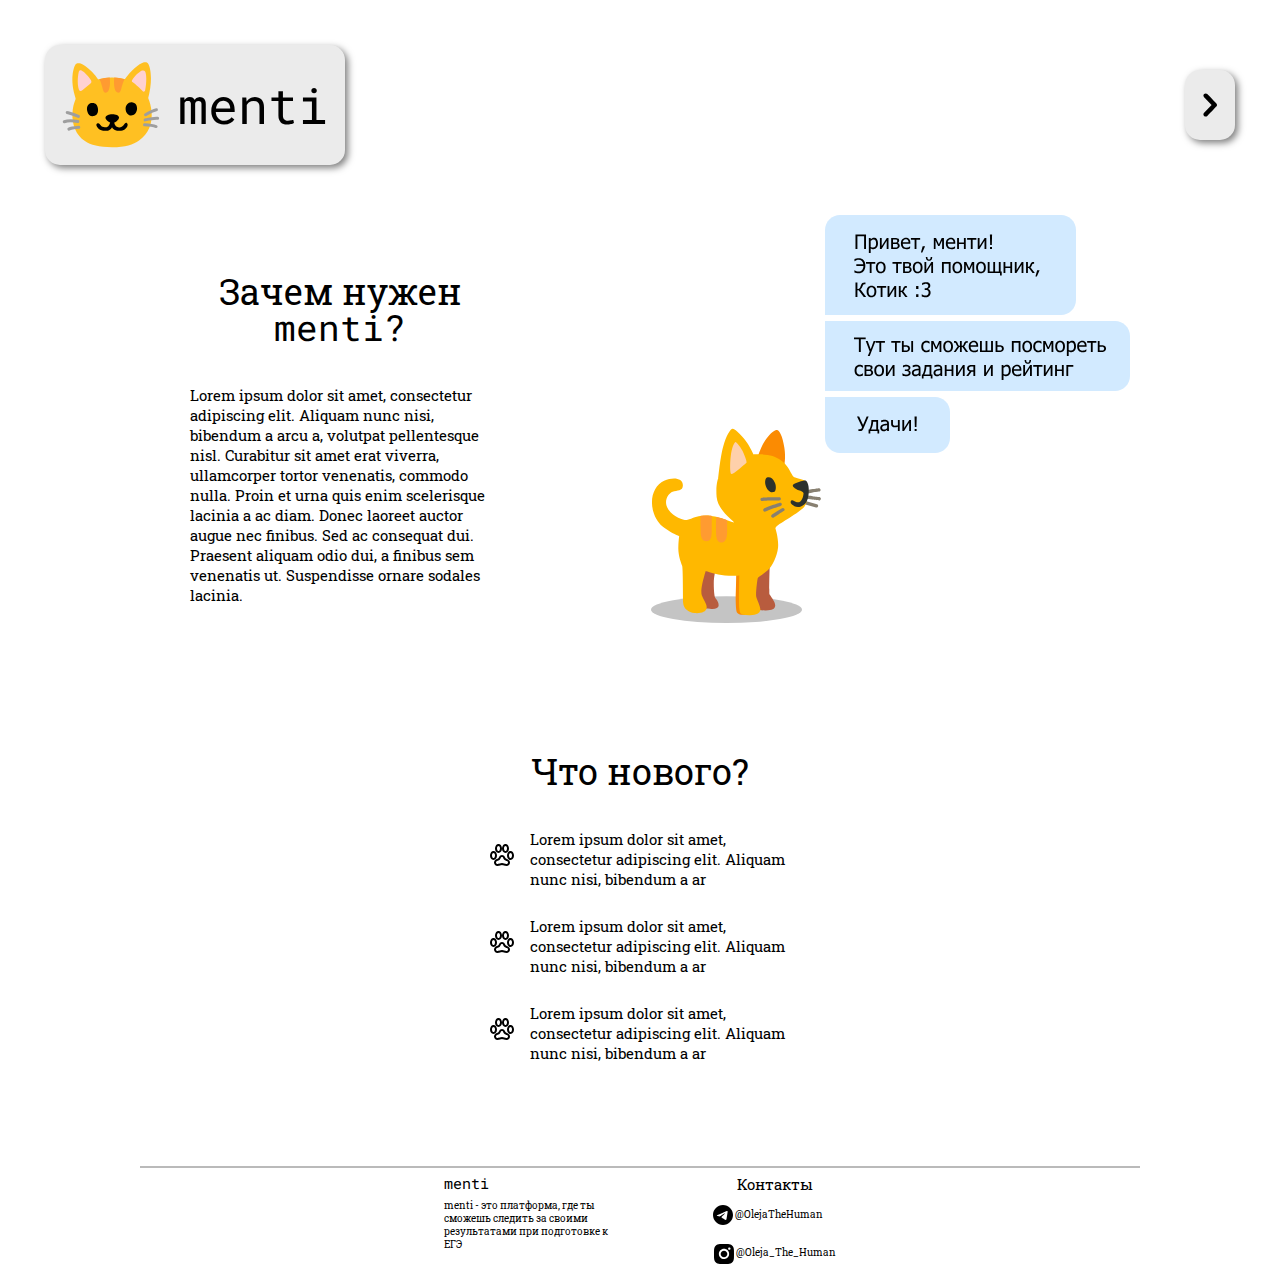
<file: Menti_site_html/index.html>
<!DOCTYPE html>
<html lang="en">
<head>
    <meta name="viewport" content="width=device-width, initial-scale=1.0">
    <meta charset="UTF-8">
    <title>menti</title>
    <link href="styles/main.css" rel="stylesheet">
    <link href="styles/header.css" rel="stylesheet">
    <link href="styles/body.css" rel="stylesheet">
    <link href="styles/footer.css" rel="stylesheet">
    <link rel="preconnect" href="https://fonts.googleapis.com">
    <link rel="preconnect" href="https://fonts.gstatic.com" crossorigin>
    <link href="https://fonts.googleapis.com/css2?family=Roboto+Mono&family=Roboto+Slab:wght@400&display=swap" rel="stylesheet">
</head>
<body>

    <header>
        <div class="header__logo">
            <img src="images/header/cat.svg" alt="cat">
            <p class="header__menti">
                menti
            </p>
        </div>
        <nav class="header__menu">
            <img src="./images/header/arrow.svg" alt="arrow" class="arrow">
        </nav>
    </header>

    <div class="body">
        <div class="body__block__1">
                <span>
                    Зачем нужен <br>
                    <span>menti?</span>
                </span>
                <p class="body__about__text">
                    Lorem ipsum dolor sit amet, consectetur adipiscing elit. Aliquam nunc nisi, bibendum a arcu a,  volutpat pellentesque nisl. Curabitur sit amet erat viverra, ullamcorper tortor venenatis, commodo nulla. Proin et urna quis enim scelerisque lacinia a ac diam. Donec laoreet auctor augue nec finibus. Sed ac consequat dui. Praesent aliquam odio dui, a finibus sem venenatis ut. Suspendisse ornare sodales lacinia.
                </p>
        </div>
                <img class="body__block__2" src="images/body/cat_and_messages.svg" alt="cat">
        <div class="body__block__3">
                <p>
                    Что нового?
                </p>
                <ul>
                    <li>
                        Lorem ipsum dolor sit amet, consectetur adipiscing elit. Aliquam nunc nisi, bibendum a ar
                    </li>
                    <li>
                        Lorem ipsum dolor sit amet, consectetur adipiscing elit. Aliquam nunc nisi, bibendum a ar
                    </li>
                    <li>
                        Lorem ipsum dolor sit amet, consectetur adipiscing elit. Aliquam nunc nisi, bibendum a ar
                    </li>
                </ul>
        </div>
    </div>

    <footer>
        <hr>
        <div class="footer__items">
            <div class="footer__about">
                <span>menti</span>
                menti - это платформа, где ты сможешь
                следить за своими результатами при подготовке к ЕГЭ
            </div>
            <div class="footer__contacts">
                <span>Контакты</span>
                <p><img src="./images/footer/telegram.svg" alt="TG"> <span>@OlejaTheHuman</span></p>
                <p><img src="./images/footer/instagram.svg" alt="INST"> <span>@Oleja_The_Human</span></p>

            </div>
        </div>
    </footer>
</body>
</html>
</file>
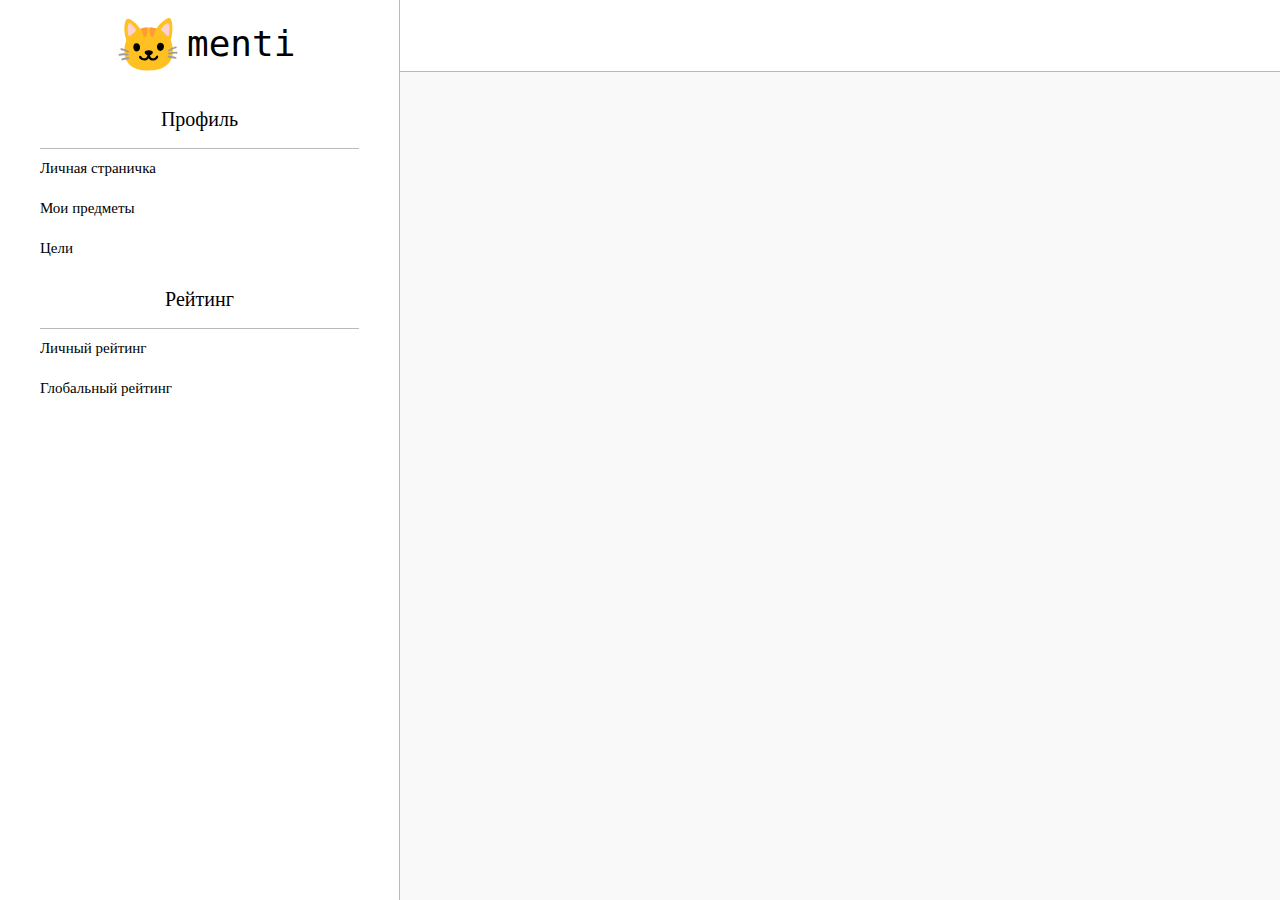
<file: Menti_site_html/Profile.html>
<!DOCTYPE html>
<html lang="en">
<head>
    <meta charset="UTF-8">
    <title>Профиль</title>
    <link href="styles/profile.css" rel="stylesheet">

</head>
    <body>
      <div class="wrapper">
        <div class="profile__header">
        </div>
        <div class="profile__menu">
            <div class="profile__logo">
                <img src="./images/header/cat.svg" alt="cat">
                <p class="header__menti">
                    menti
                </p>
            </div>
            <div class="profile__tabs">
                <p>Профиль</p>
                <button>Личная страничка</button>
                <button>Мои предметы</button>
                <button>Цели</button>
                <p>Рейтинг</p>
                <button>Личный рейтинг</button>
                <button>Глобальный рейтинг</button>
            </div>
        </div>
        <div class="profile__main"></div>
      </div>
    </body>
</html>
</file>
<file: Menti_site_html/styles/main.css>
/*Обнуление*/
*{
    padding: 0;
    margin: 0;
    border: 0;
}
*,*:before,*:after{
    -moz-box-sizing: border-box;
    -webkit-box-sizing: border-box;
    box-sizing: border-box;
}
:focus,:active{outline: none;}
a:focus,a:active{outline: none;}

nav,footer,header,aside{display: block;}

html,body{
    height: 100%;
    width: 100%;
    font-size: 100%;
    line-height: 1;
    font-size: 14px;
    -ms-text-size-adjust: 100%;
    -moz-text-size-adjust: 100%;
    -webkit-text-size-adjust: 100%;
}
input,button,textarea{font-family:inherit;}

input::-ms-clear{display: none;}
button{cursor: pointer;}
button::-moz-focus-inner {padding:0;border:0;}
a, a:visited{text-decoration: none;}
a:hover{text-decoration: none;}
ul li{list-style: none;}
img{vertical-align: top;}

h1,h2,h3,h4,h5,h6{font-size:inherit;font-weight: 400;}
/*--------------------*/

/* main styles*/

body{
    padding: 5vh 5vh 0 5vh;
    display: flex;
    flex-direction: column;
}

header{
    width: 100%;
}

footer{
    width: 100%;
    min-height: 114px;
}
</file>
<file: Menti_site_html/styles/header.css>
header{
    display: flex;
    flex-direction: row;
    align-items: center;
    justify-content: space-between;
}

.header__logo{
    width: 300px;
    height: 120px;
    background-color: #EBEBEB;
    display: flex;
    flex-direction: row;
    align-items: center;
    justify-content: space-evenly;
    border-radius: 15px;
    box-shadow: 3px 3px 7px rgba(0,0,0,0.5);
}
.header__logo p{
    font-family: 'Roboto Mono', monospace;
    font-size: 50px;
}


.header__menu{
    width: 50px;
    height: 70px;
    background-color: #EBEBEB;
    border-radius: 15px;
    box-shadow: 3px 3px 7px rgba(0,0,0,0.5);
    display: flex;
    justify-content: flex-start;
    align-items: center;
}

.header__menu img{
    margin: 18px;
}
.header__menu{
    transition: 200ms;
}

.header__menu:hover{
    box-shadow: 3px 3px 7px rgba(0,0,0,0.5);
    width: 435px;
    transition: 200ms;
}
</file>
<file: Menti_site_html/styles/body.css>
/* body styles */

.body{
    width: 100%;
    flex: 1 1 auto;
    display: flex;
    flex-direction: row;
    justify-content: space-evenly;
    align-items: center;
    flex-wrap: wrap;
    margin: 0 0 7vh 0;
}


.body__block__3, .body__block__1{
    width: 300px;
    margin: 40px;
}

.body__block__2{
    max-width: 100%;
    margin: 50px 0 50px 0;

}

@media (max-width: 1200px){
    .body__block__2{
        order: 1;
    }
    .body__block__1{
        order: 2;
    }
    .body__block__3{
        order: 3;
    }

}

@media (max-width: 600px){
    .body__block__2{
        margin: 40px 0 40px 0;
    }
    .body__block__1{
        margin: 40px 0 40px 0;
    }
    .body__block__3{
        margin: 40px 0 40px 0;
    }

}

/* block 1 */
.body__block__1{
    text-align: center;

}

.body__block__1 p{
    font-family: 'Roboto Slab', serif;
    font-size: 15px;
    text-align: left;
    line-height: 20px;

}

.body__block__1>span{
    display: block;
    font-family: 'Roboto Slab', serif;
    font-size: 36px;
    margin: 40px 0 40px 0;
}

.body__block__1 span>span{
    font-family: 'Roboto Mono', monospace;
}

/* block 3*/

.body__block__3{
    font-family: 'Roboto Slab', serif;
}

.body__block__3 p{
    font-size: 36px;
    margin: 40px;
    text-align: center;
}

.body__block__3 li{
    line-height: 20px;
    font-size: 15px;
    list-style: none; /* Убираем исходные маркеры */
    background: url(../images/body/cat_foot.svg) no-repeat 0 15px; /* Параметры фона */
    padding-left: 40px; /* Смещаем текст вправо */
    margin-top: 3vh;
}
</file>
<file: Menti_site_html/styles/footer.css>
/* footer */

footer hr{
    max-width: 1000px;
    height: 2px;
    background-color: #BABABA;
    margin: auto;
}

.footer__items{
    margin: auto;
    max-width: 530px;
    height: 90px;
    display: flex;
    flex-direction: row;
    align-items: flex-start;
    justify-content: space-evenly;
}

.footer__about{
    font-family: 'Roboto Slab', serif;
    max-width: 183px;
    height: 90px;
    margin: 0 2vh 0 2vh;
    font-size: 10px;
    line-height: 13px;
}

.footer__about span{
    display: block;
    margin: 1vh 0 1vh 0;
    font-size: 15px;
    font-family: 'Roboto Mono', monospace;
}

.footer__contacts{
    max-width: 253px;
    min-width: 121px;
    height: 90px;
    margin: 0 2vh 0 2vh;
    font-family: 'Roboto Slab', serif;
    display: flex;
    flex-direction: column;
    align-items: center;
}

.footer__contacts>span{
    margin: 1vh 0;
    display: inline-block;
    font-size: 15px;
}

.footer__contacts p{
    margin: 1vh 0 1vh 0;
    font-size: 10px;
    align-self: flex-start;
}

.footer__contacts img{
    position: relative;
    bottom: 5px;
}
</file>
<file: Menti_site_html/styles/profile.css>
/*Обнуление*/
*{
    padding: 0;
    margin: 0;
    border: 0;
}
*,*:before,*:after{
    -moz-box-sizing: border-box;
    -webkit-box-sizing: border-box;
    box-sizing: border-box;
}
:focus,:active{outline: none;}
a:focus,a:active{outline: none;}

nav,footer,header,aside{display: block;}

html,body{
    height: 100%;
    width: 100%;
    font-size: 100%;
    line-height: 1;
    font-size: 14px;
    -ms-text-size-adjust: 100%;
    -moz-text-size-adjust: 100%;
    -webkit-text-size-adjust: 100%;
}
input,button,textarea{font-family:inherit;}

input::-ms-clear{display: none;}
button{cursor: pointer;}
button::-moz-focus-inner {padding:0;border:0;}
a, a:visited{text-decoration: none;}
a:hover{text-decoration: none;}
ul li{list-style: none;}
img{vertical-align: top;}

h1,h2,h3,h4,h5,h6{font-size:inherit;font-weight: 400;}
/*--------------------*/



/*   main styles   */


.wrapper{
    height: 100%;
    display: grid;
    grid-template-columns: repeat(3, 400px);
    grid-auto-rows: 8vh;

}

.profile__header{
    background-color: #ffffff;
    grid-column-start: 2;
    grid-column-end: 5;
    grid-row-start: 1;
    grid-row-end: 2;
    border-bottom: 1px solid #BABABA;
}

.profile__menu{
    background-color: #ffffff;
    grid-column-start: 1;
    grid-column-end: 2;
    min-height: 100vh;
    border-right: 1px solid #BABABA;
    overflow: auto; /* свойство для прокрутки по горизонтали. Автоматом, если содержимое больше блока */
}

.profile__main{
    grid-column-start: 2;
    grid-column-end: 5;
    grid-row-start: 2;
    grid-row-end: 2;
    background-color: #F9F9F9;
    height: 92vh;
    overflow: auto; /* свойство для прокрутки по горизонтали. Автоматом, если содержимое больше блока */
}



/*   menu styles   */


.profile__logo{
    margin: 2vh auto;
    max-width: 181px;
    display: flex;
    flex-direction: row;
    align-items: center;
    justify-content: space-evenly;
    font-family: 'Roboto Mono', monospace;
    font-size: 36px;
}

.profile__logo img{
    width: 60px;
    margin: 0 1vh 0 1vh;
}

.profile__tabs{
    display: flex;
    flex-direction: column;
}

.profile__tabs p{
    text-align: center;
    width: 80%;
    height: 40px;
    font-family: 'Roboto Slab', serif;
    font-size: 20px;
    margin: 20px auto 0 auto;
    border-bottom: 1px solid #BABABA;

}

.profile__tabs button{
    font-family: 'Roboto Slab', serif;
    font-size: 15px;
    height: 40px;
    width: 80%;
    margin: auto;
    background-color: white;
    text-align: left;
    transition: box-shadow 0.2s;
}
</file>
